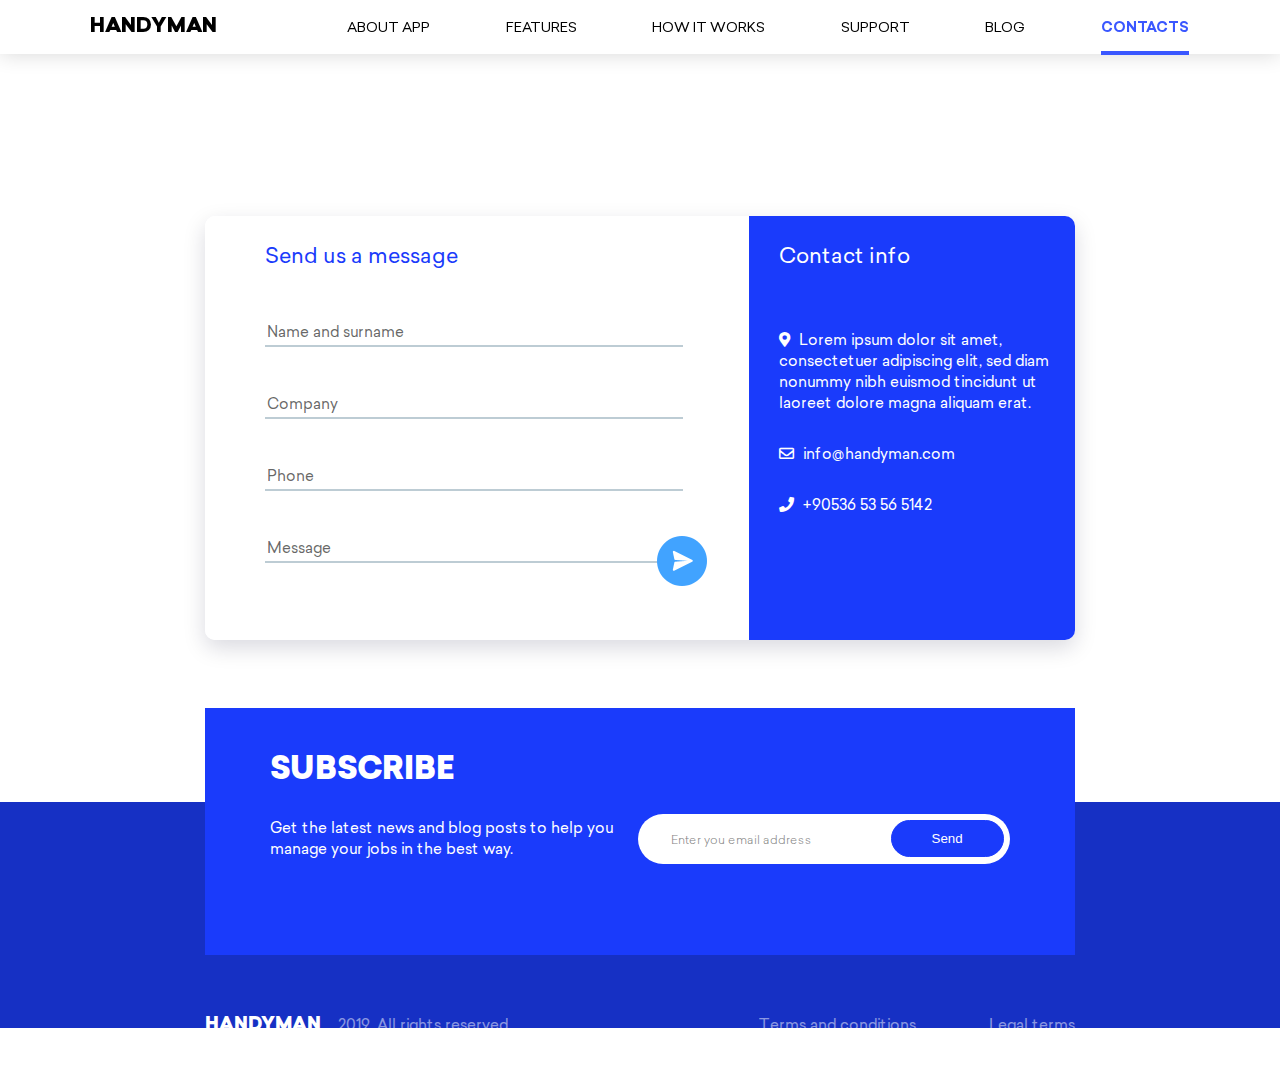
<file: contacts.html>
<!doctype html>
<html lang="en">
<head>
    <meta charset="UTF-8">
    <meta name="viewport"
          content="width=device-width, user-scalable=no, initial-scale=1.0, maximum-scale=1.0, minimum-scale=1.0">
    <meta http-equiv="X-UA-Compatible" content="ie=edge">
    <link rel="stylesheet" href="css/fontawesome5-5-0.css">
    <link rel="stylesheet" href="css/fonts.css">
    <link rel="stylesheet" href="css/global.css">
    <link rel="stylesheet" href="css/support.css">
    <title>Contacts</title>
</head>
<body>
<header>
    <div class="logo text-uppercase"><a href="index.html">Handyman</a></div>
    <div id="navbarTop" class="header-navbar text-uppercase">
        <a href="index.html#appDescription" class="navbar-item">About app</a>
        <a href="index.html#features" class="navbar-item">Features</a>
        <a href="index.html#workFlow" class="navbar-item">How it works</a>
        <a href="support.html" class="navbar-item">Support</a>
        <a href="blog.html" class="navbar-item">Blog</a>
        <a href="contacts.html" class="navbar-item active">Contacts</a>
    </div>
</header>
<main>

    <div class="response-wrapper">
        <div class="message-wrapper">
            <div class="contacts-text-wrapper">
                Send us a message
            </div>

            <div class="input-block input-block-name">
                <label onclick="showInput();" class="contact-label" id="labelName" for="name">Name and surname</label>
                <input onclick="showLabel();" class="contact-input" type="text" id="name" tabindex="1"
                       placeholder="Name and surname" required>
            </div>
            <div class="input-block input-block-company">
                <label onclick="showInput();" class="contact-label" id="labelCompany" for="company">Company</label>
                <input onclick="showLabel();" class="contact-input" type="text" id="company" tabindex="1"
                       placeholder="Company" required>
            </div>
            <div class="input-block input-block-phone">
                <label onclick="showInput();" class="contact-label" id="labelPhone" for="phone">Phone</label>
                <input onclick="showLabel();" class="contact-input" type="tel" id="phone" tabindex="1"
                       placeholder="Phone" required>
            </div>
            <div class="input-block input-block-message">
                <label onclick="showInput();" class="contact-label" id="labelMessage" for="message">Message</label>
                <input onclick="showLabel();" class="contact-input" type="text" id="message" tabindex="1"
                       placeholder="Message" required>
                <div class="plane-icon">
                    <img src="images/plane-icon.png" alt="">
                </div>
            </div>
        </div>
        <div class="contact-info-wrapper">
            <div class="contact-info-title">Contact info</div>
            <div class="contact-info-sub-title"><i class="fas fa-map-marker-alt"></i>Lorem ipsum dolor sit amet, consectetuer adipiscing elit, sed diam
                nonummy nibh euismod tincidunt ut laoreet dolore magna aliquam erat.
            </div>
            <div class="contact-info-sub-title"><i class="far fa-envelope"></i>info@handyman.com</div>
            <div class="contact-info-sub-title"><i class="fas fa-phone"></i>+90536 53 56 5142</div>

        </div>
    </div>
    <div class="mail-subscribe-wrapper">
        <div class="mail-block">
            <div class="subscribe-title text-uppercase">Subscribe</div>
            <div class="sub-wrapper">
                <div class="subscribe-sub-title">Get the latest news and blog posts to help you manage your jobs in
                    the best way.
                </div>
                <form action="" method="">
                    <input type="email" placeholder="Enter you email address" required>
                    <button type="submit">Send</button>
                </form>
            </div>
        </div>
    </div>
</main>
<footer>
    <div class="footer-wrapper">
        <div class="footer-left-wrapper">
            <div class="footer-logo text-uppercase">Handyman</div>
            <div class="footer-sub-text">2019. All rights reserved</div>
        </div>
        <div class="footer-right-wrapper">
            <div class="footer-sub-text">Terms and conditions</div>
            <div class="footer-sub-text">Legal terms</div>

        </div>
    </div>
</footer>
<script src="js/jquery-3-4-1.js"></script>
<script src="js/page-scroll.js"></script>
<script src="js/expanding-description.js"></script>
</body>
</html>
</file>
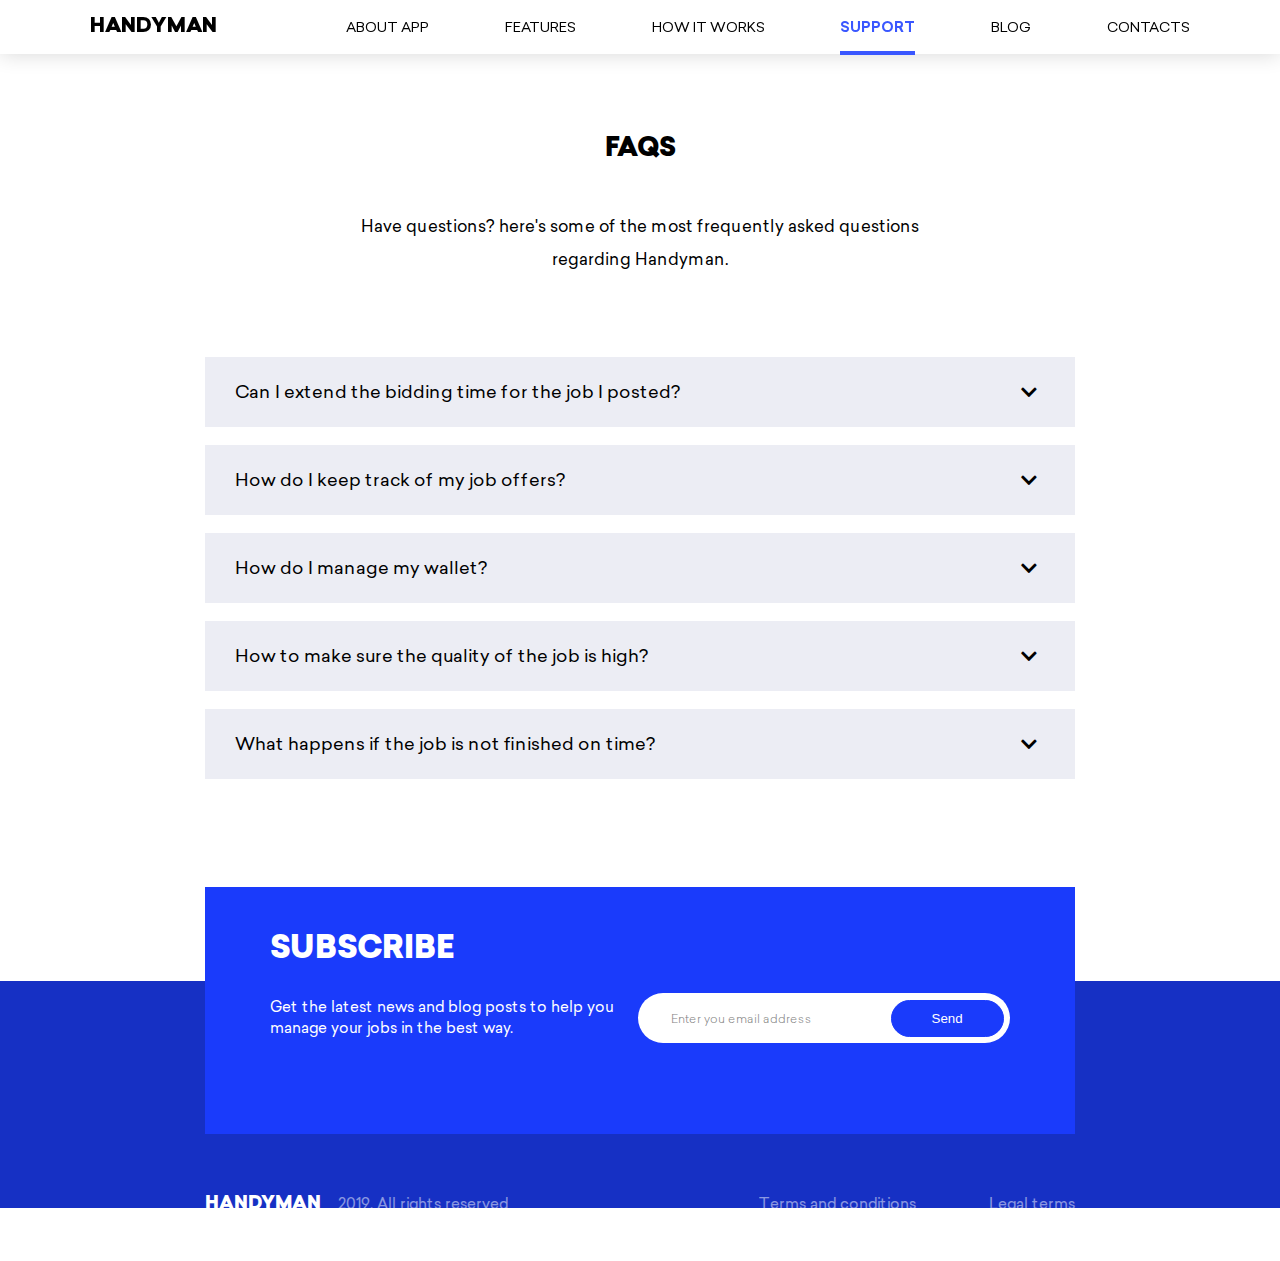
<file: support.html>
<!doctype html>
<html lang="en">
<head>
    <meta charset="UTF-8">
    <meta name="viewport"
          content="width=device-width, user-scalable=no, initial-scale=1.0, maximum-scale=1.0, minimum-scale=1.0">
    <meta http-equiv="X-UA-Compatible" content="ie=edge">
    <link rel="stylesheet" href="css/fontawesome5-5-0.css">
    <link rel="stylesheet" href="css/fonts.css">
    <link rel="stylesheet" href="css/global.css">
    <link rel="stylesheet" href="css/support.css">
    <title>Contacts</title>
</head>
<body>
<header>
    <div class="logo text-uppercase"><a href="index.html">Handyman</a></div>
    <div id="navbarTop" class="header-navbar text-uppercase">
        <a href="index.html#appDescription" class="navbar-item">About app</a>
        <a href="index.html#features" class="navbar-item">Features</a>
        <a href="index.html#workFlow" class="navbar-item">How it works</a>
        <a href="support.html" class="navbar-item active">Support</a>
        <a href="blog.html" class="navbar-item">Blog</a>
        <a href="contacts.html" class="navbar-item">Contacts</a>
    </div>
</header>
<main>
    <div class="top-wrapper">
        <div class="top-main-title text-uppercase">FAQs</div>
        <div class="top-sub-title">Have questions? here's some of the most frequently asked questions regarding
            Handyman.
        </div>
    </div>

    <div class="question-wrapper">
        <i class="fas fa-chevron-down arrow-down"></i>
        <i class="fas fa-chevron-up arrow-up"></i>
        <div class="question-text">Can I extend the bidding time for the job I posted?</div>
        <div class="answer">Aliquam in bibendum mauris. Sed vitae erat vel velit blandit pharetra vitae nec ante. Cras
            at est augue. Cras ut interdum elit. Ut malesuada a urna sit amet blandit. Nullam nunc lorem, aliquam at
            eros laoreet, feugiat bibendum ligula. Aenean congue, massa id aliquet semper, ligula ante tristique nulla,
        </div>
    </div>
    <div class="question-wrapper">
        <i class="fas fa-chevron-down arrow-down"></i>
        <i class="fas fa-chevron-up arrow-up"></i>
        <div class="question-text">How do I keep track of my job offers?</div>
        <div class="answer">Aliquam in bibendum mauris. Sed vitae erat vel velit blandit pharetra vitae nec ante. Cras
            at est augue. Cras ut interdum elit. Ut malesuada a urna sit amet blandit. Nullam nunc lorem, aliquam at
            eros laoreet, feugiat bibendum ligula. Aenean congue, massa id aliquet semper, ligula ante tristique nulla,
        </div>
    </div>
    <div class="question-wrapper">
        <i class="fas fa-chevron-down arrow-down"></i>
        <i class="fas fa-chevron-up arrow-up"></i>
        <div class="question-text">How do I manage my wallet?</div>
        <div class="answer">Aliquam in bibendum mauris. Sed vitae erat vel velit blandit pharetra vitae nec ante. Cras
            at est augue. Cras ut interdum elit. Ut malesuada a urna sit amet blandit. Nullam nunc lorem, aliquam at
            eros laoreet, feugiat bibendum ligula. Aenean congue, massa id aliquet semper, ligula ante tristique nulla,
        </div>
    </div>
    <div class="question-wrapper">
        <i class="fas fa-chevron-down arrow-down"></i>
        <i class="fas fa-chevron-up arrow-up"></i>
        <div class="question-text">How to make sure the quality of the job is high?</div>
        <div class="answer">Aliquam in bibendum mauris. Sed vitae erat vel velit blandit pharetra vitae nec ante. Cras
            at est augue. Cras ut interdum elit. Ut malesuada a urna sit amet blandit. Nullam nunc lorem, aliquam at
            eros laoreet, feugiat bibendum ligula. Aenean congue, massa id aliquet semper, ligula ante tristique nulla,
        </div>
    </div>
    <div class="question-wrapper">
        <i class="fas fa-chevron-down arrow-down"></i>
        <i class="fas fa-chevron-up arrow-up"></i>
        <div class="question-text">What happens if the job is not finished on time?</div>
        <div class="answer">Aliquam in bibendum mauris. Sed vitae erat vel velit blandit pharetra vitae nec ante. Cras
            at est augue. Cras ut interdum elit. Ut malesuada a urna sit amet blandit. Nullam nunc lorem, aliquam at
            eros laoreet, feugiat bibendum ligula. Aenean congue, massa id aliquet semper, ligula ante tristique nulla,
        </div>
    </div>
    <div class="mail-subscribe-wrapper">
        <div class="mail-block">
            <div class="subscribe-title text-uppercase">Subscribe</div>
            <div class="sub-wrapper">
                <div class="subscribe-sub-title">Get the latest news and blog posts to help you manage your jobs in
                    the best way.
                </div>
                <form action="" method="">
                    <input type="email" placeholder="Enter you email address" required>
                    <button type="submit">Send</button>
                </form>
            </div>
        </div>
    </div>
</main>
<footer>
    <div class="footer-wrapper">
        <div class="footer-left-wrapper">
            <div class="footer-logo text-uppercase">Handyman</div>
            <div class="footer-sub-text">2019. All rights reserved</div>
        </div>
        <div class="footer-right-wrapper">
            <div class="footer-sub-text">Terms and conditions</div>
            <div class="footer-sub-text">Legal terms</div>

        </div>
    </div>
</footer>
<script src="js/jquery-3-4-1.js"></script>
<script src="js/page-scroll.js"></script>
<script src="js/expanding-description.js"></script>
</body>
</html>
</file>
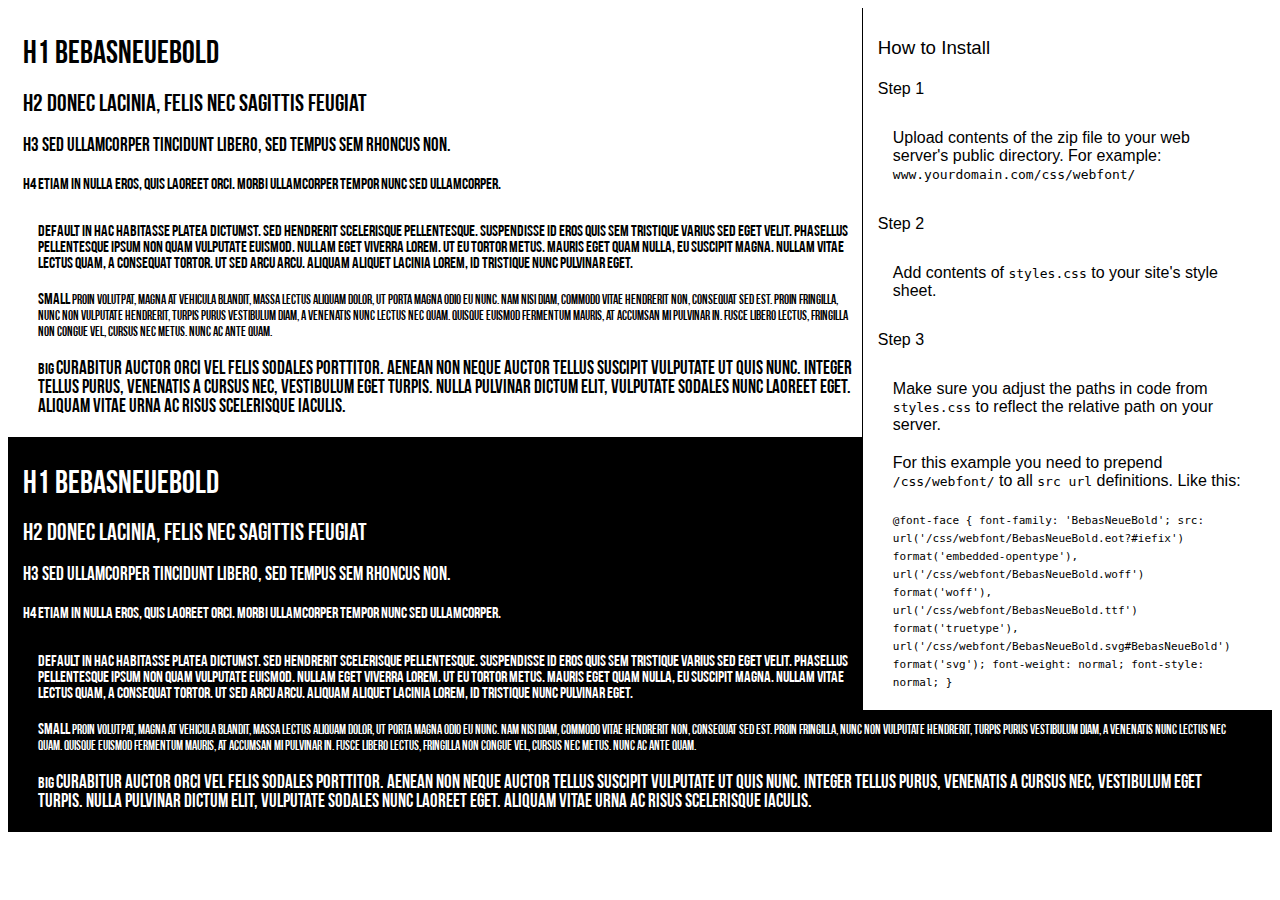
<file: fonts/preview.html>
<!DOCTYPE html>
<html>
<head>
<title>
BebasNeueBold
 - Web font preview
</title>
<style type='text/css'>

@font-face {
  font-family: 'BebasNeueBold';
  src: url('BebasNeueBold.eot?#iefix') format('embedded-opentype'),  url('BebasNeueBold.woff') format('woff'), url('BebasNeueBold.ttf')  format('truetype'), url('BebasNeueBold.svg#BebasNeueBold') format('svg');
  font-weight: normal;
  font-style: normal;
}

body { font-family: 'BebasNeueBold' !important; }
h1, h2, h3, h4 { font-weight: normal; }
.reg { color:black; background:white; }
.inverse { color:white; background:black; }
div { padding: 10px 15px; }
.right { background:white; width:30%; float: right; font-family: sans-serif; border: 1px solid black; border-width: 0 0 1px 1px;}
</style>
</head>
<body>
<div class='right'>
<h3>How to Install</h3>
<h4>Step 1</h4>
<div>
Upload contents of the zip file to your web server's public directory. For example:
<code>www.yourdomain.com/css/webfont/</code>
</div>
<h4>Step 2</h4>
<div>
Add contents of
<code>styles.css</code>
to your site's style sheet.
</div>
<h4>Step 3</h4>
<div>
Make sure you adjust the paths in code from
<code>styles.css</code>
to reflect the relative path on your server.
</div>
<div>
For this example you need to prepend
<code>/css/webfont/</code>
to all
<code>src url</code>
definitions. Like this:
</div>
<div>
<code style='font-size:11px;'>@font-face {
  font-family: 'BebasNeueBold';
  src: url('/css/webfont/BebasNeueBold.eot?#iefix') format('embedded-opentype'),  url('/css/webfont/BebasNeueBold.woff') format('woff'), url('/css/webfont/BebasNeueBold.ttf')  format('truetype'), url('/css/webfont/BebasNeueBold.svg#BebasNeueBold') format('svg');
  font-weight: normal;
  font-style: normal;
}</code>
</div>
</div>
<div class='reg'>
<h1>
H1
BebasNeueBold
</h1>
<h2>
H2
Donec lacinia, felis nec sagittis feugiat
</h2>
<h3>
H3
Sed ullamcorper tincidunt libero, sed tempus sem rhoncus non.
</h3>
<h4>
H4
Etiam in nulla eros, quis laoreet orci. Morbi ullamcorper tempor nunc sed ullamcorper.
</h4>
<div>
DEFAULT
In hac habitasse platea dictumst. Sed hendrerit scelerisque pellentesque. Suspendisse id eros quis sem tristique varius sed eget velit. Phasellus pellentesque ipsum non quam vulputate euismod. Nullam eget viverra lorem. Ut eu tortor metus. Mauris eget quam nulla, eu suscipit magna. Nullam vitae lectus quam, a consequat tortor. Ut sed arcu arcu. Aliquam aliquet lacinia lorem, id tristique nunc pulvinar eget.
</div>
<div>
SMALL
<small>
Proin volutpat, magna at vehicula blandit, massa lectus aliquam dolor, ut porta magna odio eu nunc. Nam nisi diam, commodo vitae hendrerit non, consequat sed est. Proin fringilla, nunc non vulputate hendrerit, turpis purus vestibulum diam, a venenatis nunc lectus nec quam. Quisque euismod fermentum mauris, at accumsan mi pulvinar in. Fusce libero lectus, fringilla non congue vel, cursus nec metus. Nunc ac ante quam.
</small>
</div>
<div>
BIG
<big>
Curabitur auctor orci vel felis sodales porttitor. Aenean non neque auctor tellus suscipit vulputate ut quis nunc. Integer tellus purus, venenatis a cursus nec, vestibulum eget turpis. Nulla pulvinar dictum elit, vulputate sodales nunc laoreet eget. Aliquam vitae urna ac risus scelerisque iaculis.
</big>
</div>

</div>
<div class='inverse'>
<h1>
H1
BebasNeueBold
</h1>
<h2>
H2
Donec lacinia, felis nec sagittis feugiat
</h2>
<h3>
H3
Sed ullamcorper tincidunt libero, sed tempus sem rhoncus non.
</h3>
<h4>
H4
Etiam in nulla eros, quis laoreet orci. Morbi ullamcorper tempor nunc sed ullamcorper.
</h4>
<div>
DEFAULT
In hac habitasse platea dictumst. Sed hendrerit scelerisque pellentesque. Suspendisse id eros quis sem tristique varius sed eget velit. Phasellus pellentesque ipsum non quam vulputate euismod. Nullam eget viverra lorem. Ut eu tortor metus. Mauris eget quam nulla, eu suscipit magna. Nullam vitae lectus quam, a consequat tortor. Ut sed arcu arcu. Aliquam aliquet lacinia lorem, id tristique nunc pulvinar eget.
</div>
<div>
SMALL
<small>
Proin volutpat, magna at vehicula blandit, massa lectus aliquam dolor, ut porta magna odio eu nunc. Nam nisi diam, commodo vitae hendrerit non, consequat sed est. Proin fringilla, nunc non vulputate hendrerit, turpis purus vestibulum diam, a venenatis nunc lectus nec quam. Quisque euismod fermentum mauris, at accumsan mi pulvinar in. Fusce libero lectus, fringilla non congue vel, cursus nec metus. Nunc ac ante quam.
</small>
</div>
<div>
BIG
<big>
Curabitur auctor orci vel felis sodales porttitor. Aenean non neque auctor tellus suscipit vulputate ut quis nunc. Integer tellus purus, venenatis a cursus nec, vestibulum eget turpis. Nulla pulvinar dictum elit, vulputate sodales nunc laoreet eget. Aliquam vitae urna ac risus scelerisque iaculis.
</big>
</div>

</div>
</body>
</html>
</file>
<file: css/fonts.css>
@font-face {
    font-family: 'Chivo-Black';
    src: url('../fonts/Chivo-Black.eot?#iefix') format('embedded-opentype'),  url('../fonts/Chivo-Black.woff') format('woff'), url('../fonts/Chivo-Black.ttf')  format('truetype'), url('../fonts/Chivo-Black.svg#Chivo-BlackItalic') format('svg');
    font-weight: normal;
    font-style: normal;
}
@font-face {
    font-family: 'Chivo-Bold';
    src: url('../fonts/Chivo-Bold.eot?#iefix') format('embedded-opentype'),  url('../fonts/Chivo-Bold.woff') format('woff'), url('../fonts/Chivo-Bold.ttf')  format('truetype'), url('../fonts/Chivo-Black.svg#Chivo-BlackItalic') format('svg');
    font-weight: normal;
    font-style: normal;
}
@font-face {
    font-family: 'Chivo-Medium';
    src: url('../fonts/Chivo-Medium.eot?#iefix') format('embedded-opentype'),  url('../fonts/Chivo-Medium.woff') format('woff'), url('../fonts/Chivo-Medium.ttf')  format('truetype'), url('../fonts/Chivo-Black.svg#Chivo-BlackItalic') format('svg');
    font-weight: normal;
    font-style: normal;
}
@font-face {
    font-family: 'Chivo-Light';
    src: url('../fonts/Chivo-Light.eot?#iefix') format('embedded-opentype'),  url('../fonts/Chivo-Light.woff') format('woff'), url('../fonts/Chivo-Light.ttf')  format('truetype'), url('../fonts/Chivo-Black.svg#Chivo-BlackItalic') format('svg');
    font-weight: normal;
    font-style: normal;
}
@font-face {
    font-family: 'Chivo-Thin';
    src: url('../fonts/Chivo-Thin.eot?#iefix') format('embedded-opentype'),  url('../fonts/Chivo-Thin.woff') format('woff'), url('../fonts/Chivo-Thin.ttf')  format('truetype'), url('../fonts/Chivo-Black.svg#Chivo-BlackItalic') format('svg');
    font-weight: normal;
    font-style: normal;
}
@font-face {
    font-family: 'Chivo-Regular';
    src: url('../fonts/Chivo-Regular.eot?#iefix') format('embedded-opentype'),  url('../fonts/Chivo-Regular.woff') format('woff'), url('../fonts/Chivo-Regular.ttf')  format('truetype'), url('../fonts/Chivo-Regular.svg#Chivo-Regular') format('svg');
    font-weight: normal;
    font-style: normal;
}

@font-face {
    font-family: 'Sailec-Black';
    src: url('../fonts/Sailec-Black.eot?#iefix') format('embedded-opentype'),  url('../fonts/Sailec-Black.woff') format('woff'), url('../fonts/Sailec-Black.ttf')  format('truetype'), url('../fonts/Sailec-Black.svg#Sailec-BlackItalic') format('svg');
    font-weight: normal;
    font-style: normal;
}
@font-face {
    font-family: 'Sailec-Bold';
    src: url('../fonts/Sailec-Bold.eot?#iefix') format('embedded-opentype'),  url('../fonts/Sailec-Bold.woff') format('woff'), url('../fonts/Sailec-Bold.ttf')  format('truetype'), url('../fonts/Sailec-Black.svg#Sailec-BlackItalic') format('svg');
    font-weight: normal;
    font-style: normal;
}
@font-face {
    font-family: 'Sailec-Medium';
    src: url('../fonts/Sailec-Medium.eot?#iefix') format('embedded-opentype'),  url('../fonts/Sailec-Medium.woff') format('woff'), url('../fonts/Sailec-Medium.ttf')  format('truetype'), url('../fonts/Sailec-Black.svg#Sailec-BlackItalic') format('svg');
    font-weight: normal;
    font-style: normal;
}
@font-face {
    font-family: 'Sailec-Light';
    src: url('../fonts/Sailec-Light.eot?#iefix') format('embedded-opentype'),  url('../fonts/Sailec-Light.woff') format('woff'), url('../fonts/Sailec-Light.ttf')  format('truetype'), url('../fonts/Sailec-Black.svg#Sailec-BlackItalic') format('svg');
    font-weight: normal;
    font-style: normal;
}
@font-face {
    font-family: 'Sailec-Thin';
    src: url('../fonts/Sailec-Thin.eot?#iefix') format('embedded-opentype'),  url('../fonts/Sailec-Thin.woff') format('woff'), url('../fonts/Sailec-Thin.ttf')  format('truetype'), url('../fonts/Sailec-Black.svg#Sailec-BlackItalic') format('svg');
    font-weight: normal;
    font-style: normal;
}
@font-face {
    font-family: 'Sailec';
    src: url('../fonts/Sailec.eot?#iefix') format('embedded-opentype'),  url('../fonts/Sailec.woff') format('woff'), url('../fonts/Sailec.ttf')  format('truetype'), url('../fonts/Sailec.svg#Sailec') format('svg');
    font-weight: normal;
    font-style: normal;
}
@font-face {
    font-family: 'Sailec-BlackItalic';
    src: url('../fonts/Sailec-BlackItalic.eot?#iefix') format('embedded-opentype'),  url('../fonts/Sailec-BlackItalic.woff') format('woff'), url('../fonts/Sailec-BlackItalic.ttf')  format('truetype'), url('../fonts/Sailec-BlackItalic.svg#Sailec-BlackItalic') format('svg');
    font-weight: normal;
    font-style: normal;
}
    @font-face {
    font-family: 'BebasNeueBold';
    src: url('../fonts/BebasNeueBold.eot?#iefix') format('embedded-opentype'),  url('../fonts/BebasNeueBold.woff') format('woff'), url('../fonts/BebasNeueBold.ttf')  format('truetype'), url('../fonts/BebasNeueBold.svg#BebasNeueBold') format('svg');
    font-weight: normal;
    font-style: normal;
}
</file>
<file: css/global.css>
/*              -------------------------------------------------                COMMON TAGS               ------------------------------------------------------------------------------*/
.text-uppercase {
    text-transform: uppercase;
}
.yellow-bg {
    background-color: #FFCE0D;
}
.white-bg {
    background-color: white;
}
.hide {
    display: none !important;
}
/*              -------------------------------------------------                HEADER              ------------------------------------------------------------------------------*/
body {
    width: 100%;
    padding: 0;
    margin: 0;
    overflow-x: hidden;
}
header {
    width: 100%;
    position: fixed;
    height: 54px;
    line-height: 54px;
    top: 0;
    left: 0;
    z-index: 990;
    background-color: #fff;
    -webkit-box-shadow: 0px 0px 21px 0px rgba(0,0,0,0.16);
    -moz-box-shadow: 0px 0px 21px 0px rgba(0,0,0,0.16);
    box-shadow: 0px 0px 21px 0px rgba(0,0,0,0.16);
}
.logo {
    width: 20%;
    float: left;
    cursor: pointer;
}
.logo a {
    font-size: 20px;
    color: black;
    text-decoration: none;
    font-family: 'Sailec-Black';
    margin: 0 7vw 0;
    /*margin: 0 94px 0;*/
}
.logo a:hover {
    color: #3A57FF;
    text-decoration: none;
}
.header-navbar {
    margin-right: auto;
    margin-left: auto;
    text-align: center;
    width: 80%;
    float: right;
}
.navbar-item {
    font-size: 14px;
    font-family: 'Sailec';
    color: white;
    text-decoration: none;
    /*margin: 0 35px;*/
    margin: 0 3.5%;
    color: black;
    cursor: pointer;
}
.navbar-item:hover,
.navbar-item.active {
    color: #3A57FF;
    text-decoration: none;
    font-family: 'Sailec-Bold';
    padding-bottom: 15px;
    border-bottom: 4px solid #3A57FF;
}

/*              -------------------------------------------------                TOP-WRAPPER              ------------------------------------------------------------------------------*/


.top-wrapper {
    position: relative;
    top: 126px;
    margin-bottom: 276px;
    text-align: center;
}

.top-main-title {
    /* margin-bottom: 30px; */
    margin: 0 auto 3.9vh;
    /* margin: 0 auto 30px; */
    font-family: 'Sailec-Black';
    font-size: 2vw;
    line-height: 5.4vh;
}

.top-sub-title {
    /*width: 668px; */
    width: 49vw;
    /* margin-bottom: 30px; */
    margin: 0 auto 3.9vh;
    /* margin: 0 auto 30px; */
    font-family: 'Sailec';
    font-size: 1.3vw;
    /* font-size: 18px; */
    line-height: 3.7vh;
    /* line-height: 28px; */
}

/*              -------------------------------------------------                SUBSCRIBE              ------------------------------------------------------------------------------*/

.mail-subscribe-wrapper {
    background-color: #1a3bfb;
    padding: 40px 65px 90px;
    /*padding: 5.2vh 4.8vw 11.8vh;*/
    position: relative;
    top: 17vh;
    height: 13vh;
    z-index: 9;
    margin: -17vh 9vw 0;
}
.mail-block {
    text-align: left;
}

.subscribe-title {
    font-family: 'Sailec-Black';
    font-size: 31px;
    /*font-size: 2.23vw;*/
    color: white;
}
.subscribe-sub-title {
    font-family: 'Sailec';
    /*font-size: 1.1vw;*/
    /*width: 25.6vw;*/
    color: white;
     width: 350px;
     font-size: 15px;
}
.mail-block form {
     height: 50px;
     line-height: 50px;
     width: 372px;
    /*height: 6.6vh;*/
    /*line-height: 6.6vh;*/
    /*width: 27.2vw;*/
    /* border-radius: 25px; */
    border-radius: 4vw;
    background-color: #fff;
    position: absolute;
    right: 0;
    cursor: pointer;
}

.mail-block button {
    /*margin-left: 3.2vw;*/
    /*padding: 1.31vh 3vw;*/
    /* margin-left: 55px;*/
     padding: 10px 40px;
    color: white;
    border: 1px solid #1a3bfb;
    /* border-radius: 25px; */
    border-radius: 4vw;
    background-color: #1a3bfb;
    cursor: pointer;
    position: absolute;
    right: 6.5px;
    top: 6.5px;
}

.mail-block input {
    border: none;
    margin-left: 31px;
    /*margin-left: 2.27vw;*/
    cursor: pointer;
}
.mail-block input::placeholder {
    font-family: 'Sailec-Light';
    font-size: 12px;
    color: #828282;
}
.sub-wrapper {
    display: flex;
    align-items: center;
    position: relative;
    margin-top: 23px;
    /*margin-top: 3vh;*/
}


/*              -------------------------------------------------                RESPONSE-BLOCK              ------------------------------------------------------------------------------*/



.input-block {
    margin-bottom: 45px;
    position: relative;
}
.input-block input {
    display: block;
    border: none;
    border-bottom: 2px solid #BDCCD4;
    background-color: unset;
    width: 100%;
    /*border-radius: 0;*/
    color: rgba(0,0,0,0.6);
    font-size: 16px;
    opacity: 1;
    font-family: 'Sailec';
    cursor: pointer;
    padding-bottom: 2px;
    /*height: 40px;*/
}
.input-block input:hover,
.input-block input:focus {
    border-bottom: 2px solid #41A3FF;
    outline: none;
}
/*.input-block:hover input::placeholder,*/
/*.input-block:focus input::placeholder {*/
/*    display: none !important;*/
/*}*/
.input-block input::placeholder {
    font-size: 15px;
    color: rgba(0,0,0,0.6);
    font-family: 'Sailec';
    padding-bottom: 15px;
}
.input-block label {
    font-size: 15px;
    color: rgba(0,0,0,0.6);
    display: none;
    margin-bottom: 0;
    position: absolute;
    bottom: 35px;
    -webkit-transition: all 1s ease-out;
    -moz-transition: all 1s ease-out;
    -ms-transition: all 1s ease-out;
    -o-transition: all 1s ease-out;
    transition: all 1s ease-out;
}
.input-block-name {
    margin-top: 50px;
}
.input-block:last-of-type {
    margin-bottom: 57px;
}
/*.input-block:active label,*/
/*.input-block:focus label,*/
/*.input-block:hover label,*/
/*.input-block:visited label {*/
/*    display: inline-block;*/
/*}*/
.credentials-block span,
.technology-bar span {
    font-size: 30px;
    font-family: 'Sailec-Light';
    color: white;
    display: block;
}
.credentials-block p {
    font-size: 19px;
    font-family: 'Sailec-Light';
    color: white;
    opacity: .5;
    position: relative;
    top: .3vw;
}
.some-p {
    font-size: 15px;
}
.plane-icon {
    width: 50px;
    height: 50px;
    border-radius: 50%;
    position: absolute;
    right: -25px;
    bottom: -25px;
    line-height: 50px;
    text-align: center;
}
.plane-icon img {
    width: 100%;
    height: 100%;
    display: inline-block;
    position: relative;
    left: 3px;
    bottom: 2px;
}
.response-wrapper {
    display: flex;
    flex-direction: row;
    -webkit-box-shadow: 0px 8px 22px 0px rgba(7,7,45,0.15);
    -moz-box-shadow: 0px 8px 22px 0px rgba(7,7,45,0.15);
    box-shadow: 0px 8px 22px 0px rgba(7,7,45,0.15);
    -webkit-border-radius: 10px;
    -moz-border-radius: 10px;
    border-radius: 10px;
    overflow: hidden;
    margin: 14vh 0 7.5vh;
}
.message-wrapper {
    background-color: white;
    width: 60%;
    padding: 25px 70px 20px 60px;
}
.contact-info-wrapper {
    background-color: #1a3bfb;
    width: 40%;
    padding: 25px 20px 20px 30px;
}
.contacts-text-wrapper {
    font-family: 'Sailec';
    color: #1a3bfb;
    font-size: 21px;
}
.contact-info-title {
    font-family: 'Sailec';
    color: white;
    font-size: 21px;
    margin-bottom: 60px;
}
.contact-info-sub-title {
    font-family: 'Sailec';
    color: white;
    font-size: 15px;
    margin-bottom: 30px;
}
.contact-info-sub-title i {
    margin-right: 9px;
}
</file>
<file: css/support.css>
body {
    overflow-x: hidden;
    position: relative;

}
main {
    margin: 0 16vw;
}
.top-wrapper {
    position: relative;
    /* top: -25vh; */
    margin-bottom: 23vh;
    text-align: center;
}
.question-wrapper {
    position: relative;
    background-color: #ecedf4;
    margin: 18px 0;
    cursor: pointer;
}
.arrow-down {
    color: black;
    font-size: 18px;
    position: absolute;
    right: 3vw;
    display: inline-block;
    margin: 0;
    line-height: 70px;
}
.arrow-up {
    color: black;
    font-size: 18px;
    position: absolute;
    right: 3vw;
    display: inline-block;
    margin: 0;
    line-height: 70px;
    display: none;
}
.question-text {
    color: black;
    font-size: 18px;
    font-family: 'Sailec';
    line-height: 70px;
    margin: 0 30px;
}
.answer {
    display: none;
    color: black;
    font-size: 18px;
    font-family: 'Sailec';
    line-height: 30px;
    padding: 10px 30px 40px;
}
.mail-subscribe-wrapper {
    margin: -7vh 0 0;
    position: relative;
    /* top: 58vh; */
    height: 13vh;
}
.response-wrapper {
    margin: 14vh 0 7.5vh;
    position: relative;
    top: 10vh;
}


footer {
    bottom: 0;
    width: 100%;
    height: 17vw;
    background-color: #1630c4;
    position: relative;
    padding-top: 1vh;
}
.footer-wrapper {
    margin: 21vh 16vw 0;
}
.footer-left-wrapper {
    float: left;
    display: flex;
    flex-direction: row;
    align-items: baseline;
    justify-content: space-around;
    height: 50px;
    line-height: 50px;
    margin-bottom: 32px;
}
.footer-right-wrapper {
    float: right;
    display: flex;
    flex-direction: row;
    align-items: baseline;
    justify-content: space-around;
    height: 50px;
    line-height: 50px;
    margin-bottom: 32px;
}
.footer-left-wrapper div,
.footer-right-wrapper div {
    display: flex;
    justify-items: center;
}
.footer-right-wrapper div:last-of-type {
    margin-right: 0;
}
.footer-logo {
    color: white;
    font-size: 18px;
    font-family: 'Sailec-Black';
}
.footer-sub-text {
    opacity: .5;
    color: white;
    font-size: 15px;
    font-family: 'Sailec';
    margin: 0 56px 0 17px;
}

@media screen and (min-width: 1920px) and (max-width: 1920px) {
    /*main {*/
    /*    margin: 16vh 16vw;*/
    /*}*/
    /*.top-wrapper {*/
    /*    position: relative;*/
    /*    top: -2vh;*/
    /*    margin-bottom: 5vh;*/
    /*    text-align: center;*/
    /*}*/
    /*.question-wrapper {*/
    /*    position: relative;*/
    /*    background-color: #ecedf4;*/
    /*    margin: 18px 0;*/
    /*    cursor: pointer;*/
    /*}*/
    /*.question-text {*/
    /*    color: black;*/
    /*    font-size: 18px;*/
    /*    font-family: 'Sailec';*/
    /*    line-height: 70px;*/
    /*    margin: 0 30px;*/
    /*}*/
    /*.answer {*/
    /*    display: none;*/
    /*    color: black;*/
    /*    font-size: 18px;*/
    /*    font-family: 'Sailec';*/
    /*    line-height: 30px;*/
    /*    padding: 10px 30px 40px;*/
    /*}*/
    /*.mail-subscribe-wrapper {*/
    /*    margin: -6vh 0 0;*/
    /*    position: relative;*/
    /*    top: 15vh;*/
    /*}*/
}
</file>
